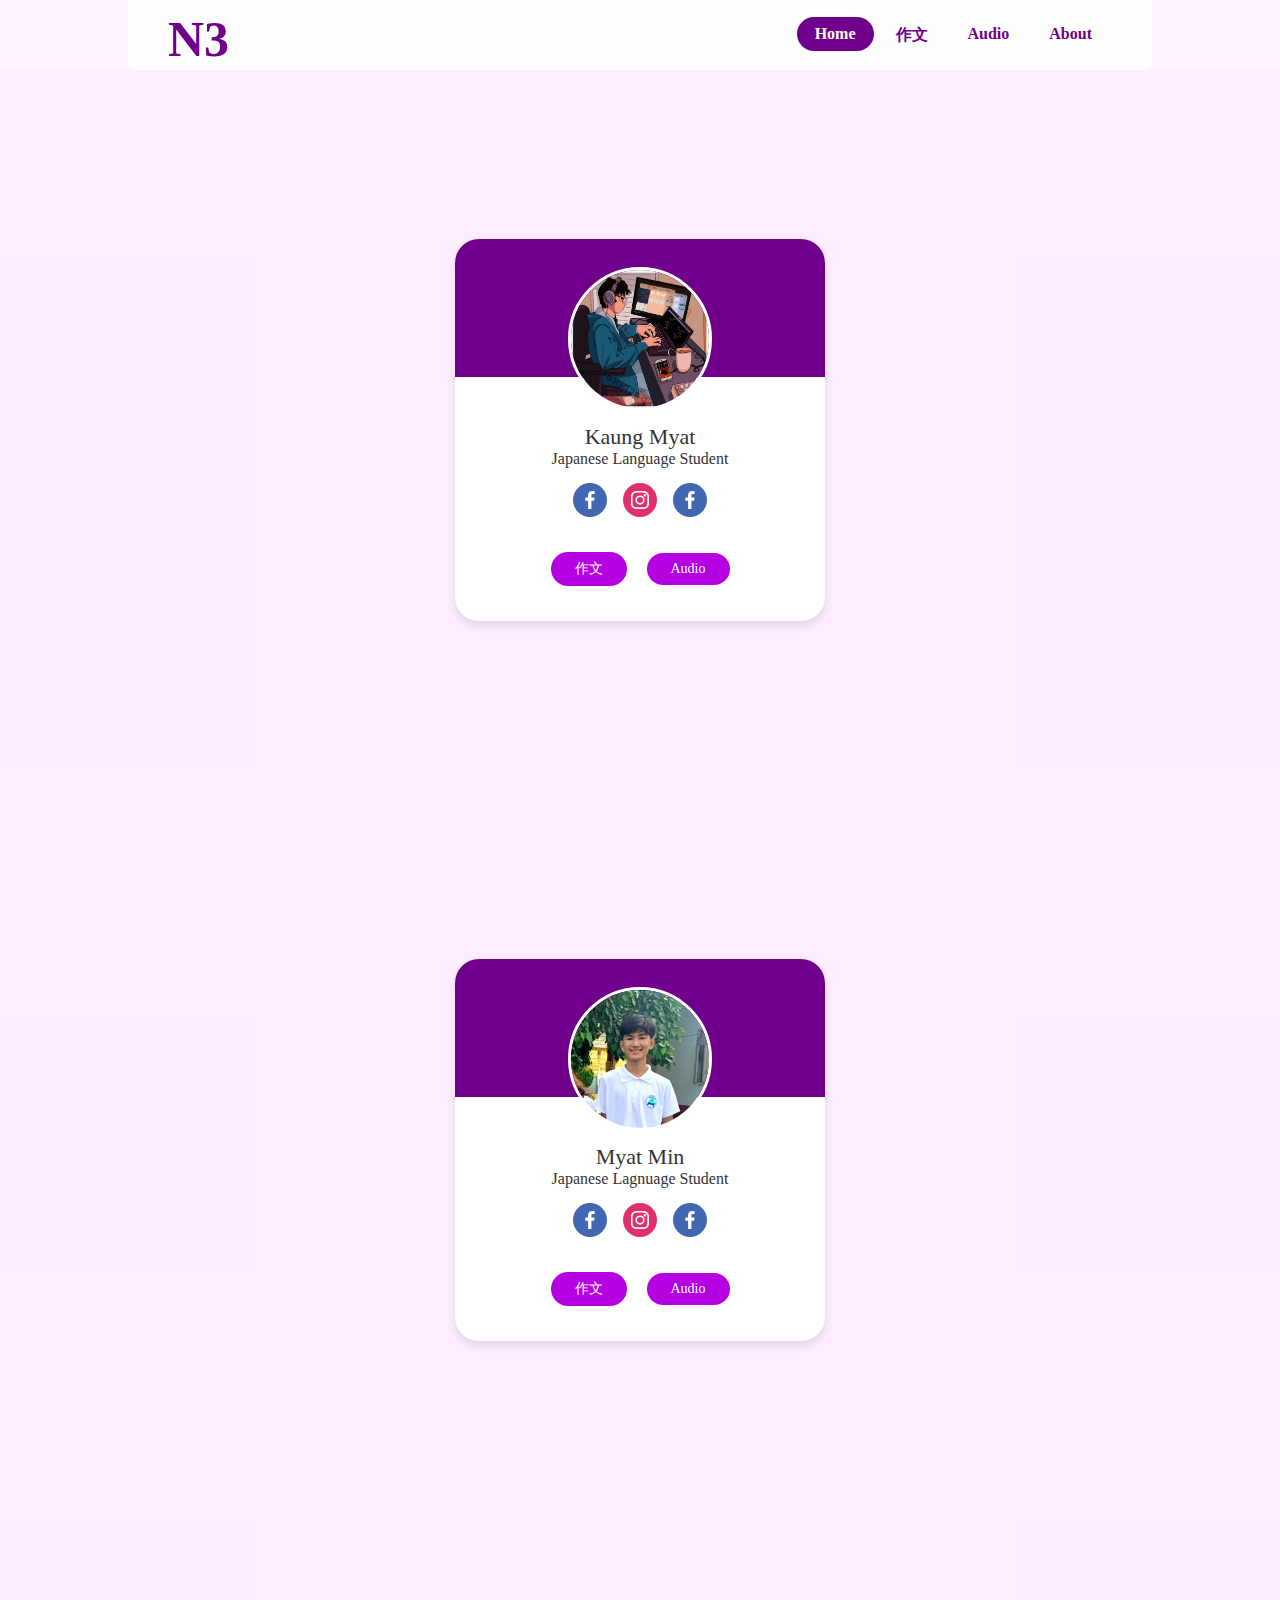
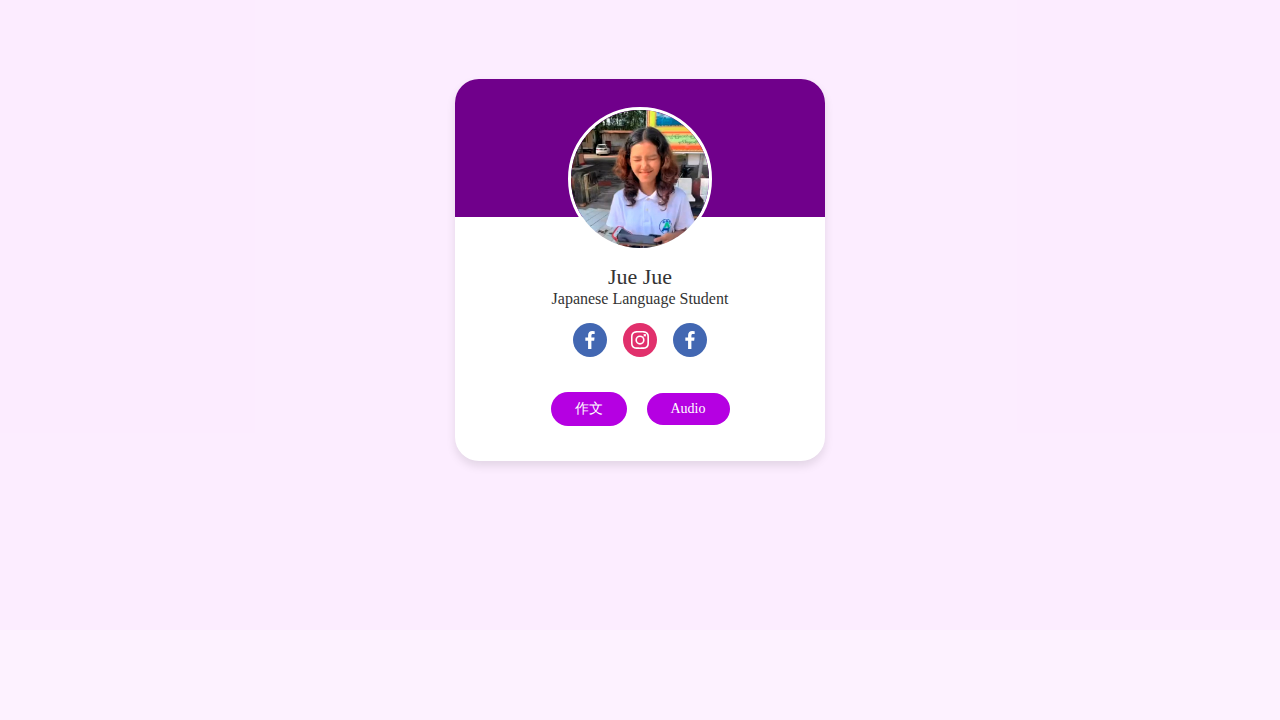
<file: index.html>
<!DOCTYPE html>
<html lang="en">
  <head>
    <meta charset="UTF-8">
    <meta name="viewport" content="width=device-width, initial-scale=1.0">
    <link rel="stylesheet" href="style.css">
    <link rel="stylesheet" href="style2.css">
    <title>N3class beta</title>
  </head>
  <body>
    <header>
      <div class="logo">
        <a class="Aa">N3</a>
      </div>
      <input type="checkbox" id="nav_check" hidden>
      <nav>
        <div class="logo">
          <a class="Aa">N3</a>
        </div>
        <ul>
          <li>
            <a href="index.html" class="active">Home</a>
          </li>
          <li>
            <a href="sakubons.html">作文</a>
          </li>
          <li>
            <a href="#">Audio</a>
          </li>
          <li>
            <a href="about.html">About</a>
          </li>
        </ul>
      </nav>
      <label for="nav_check" class="hamburger">
        <div></div>
        <div></div>
        <div></div>
      </label>
    </header>
    <div class="cardbody">
     <div class="profile-card">
       <div class="image">
         <img src="akm.jpg" alt="" class="profile-img">
      </div>

      <div class="text-data">
        <span class="name">Kaung Myat</span>
        <apan chass="job">Japanese Language Student</apan>
      </div>

      <div class="media-buttons">
        <a href="https://www.facebook.com/SaSuGaJapaneseLanguageSchool" style="background:#4267b2;" class="link">
          <img src="facebook-logo-24.png">
        </a>

        <a href="#" style="background: #e1306c" class="link">
          <img src="instagram-logo-24.png">
        </a>

        <a href="https://www.facebook.com/profile.php?id=100052883760406" style="background:#4267b2;" class="link">
          <img src="facebook-logo-24.png">
        </a>
        
      </div>

      <div class="buttons">
       <button class="button"><a href="sakubon1.html" style="color:white;">作文</a></button>
        <button class="button"><a href="audio1.html" style="color:white;">Audio</a></button>
      </div>
     </div>
    </div>



    <div class="cardbody">
      <div class="profile-card">
        <div class="image">
          <img src="myatmin.jpg" alt="" class="profile-img">
       </div>
 
       <div class="text-data">
         <span class="name">Myat Min</span>
         <apan chass="job">Japanese Lagnuage Student</apan>
       </div>
 
       <div class="media-buttons">
         <a href="https://www.facebook.com/SaSuGaJapaneseLanguageSchool" style="background:#4267b2;" class="link">
           <img src="facebook-logo-24.png">
         </a>
 
         <a href="#" style="background: #e1306c" class="link">
           <img src="instagram-logo-24.png">
         </a>
 
         <a href="https://www.facebook.com/profile.php?id=100080471874481" style="background:#4267b2;" class="link">
           <img src="facebook-logo-24.png">
         </a>
         
       </div>
 
       <div class="buttons">
        <button class="button"><a href="sakubon2.html" style="color:white;">作文</a></button>
        <button class="button"><a href="audio2.html" style="color:white;">Audio</a></button>
       </div>
      </div>
     </div>



     <div class="cardbody">
      <div class="profile-card">
        <div class="image">
          <img src="juejue.jpg" alt="" class="profile-img">
       </div>
 
       <div class="text-data">
         <span class="name">Jue Jue</span>
         <apan chass="job">Japanese Language Student</apan>
       </div>
 
       <div class="media-buttons">
         <a href="https://www.facebook.com/SaSuGaJapaneseLanguageSchool" style="background:#4267b2;" class="link">
           <img src="facebook-logo-24.png">
         </a>
 
         <a href="#" style="background: #e1306c" class="link">
           <img src="instagram-logo-24.png">
         </a>
 
         <a href="https://www.facebook.com/jue.j.san.9615" style="background:#4267b2;" class="link">
           <img src="facebook-logo-24.png">
         </a>
         
       </div>
 
       <div class="buttons">
        <button class="button"><a href="sakubon3.html" style="color:white;">作文</a></button>
        <button class="button"><a href="audio3.html" style="color:white;">Audio</a></button>
       </div>
      </div>
     </div>

     <br><br><br><br><br>
    
  </body>
</html>
</file>
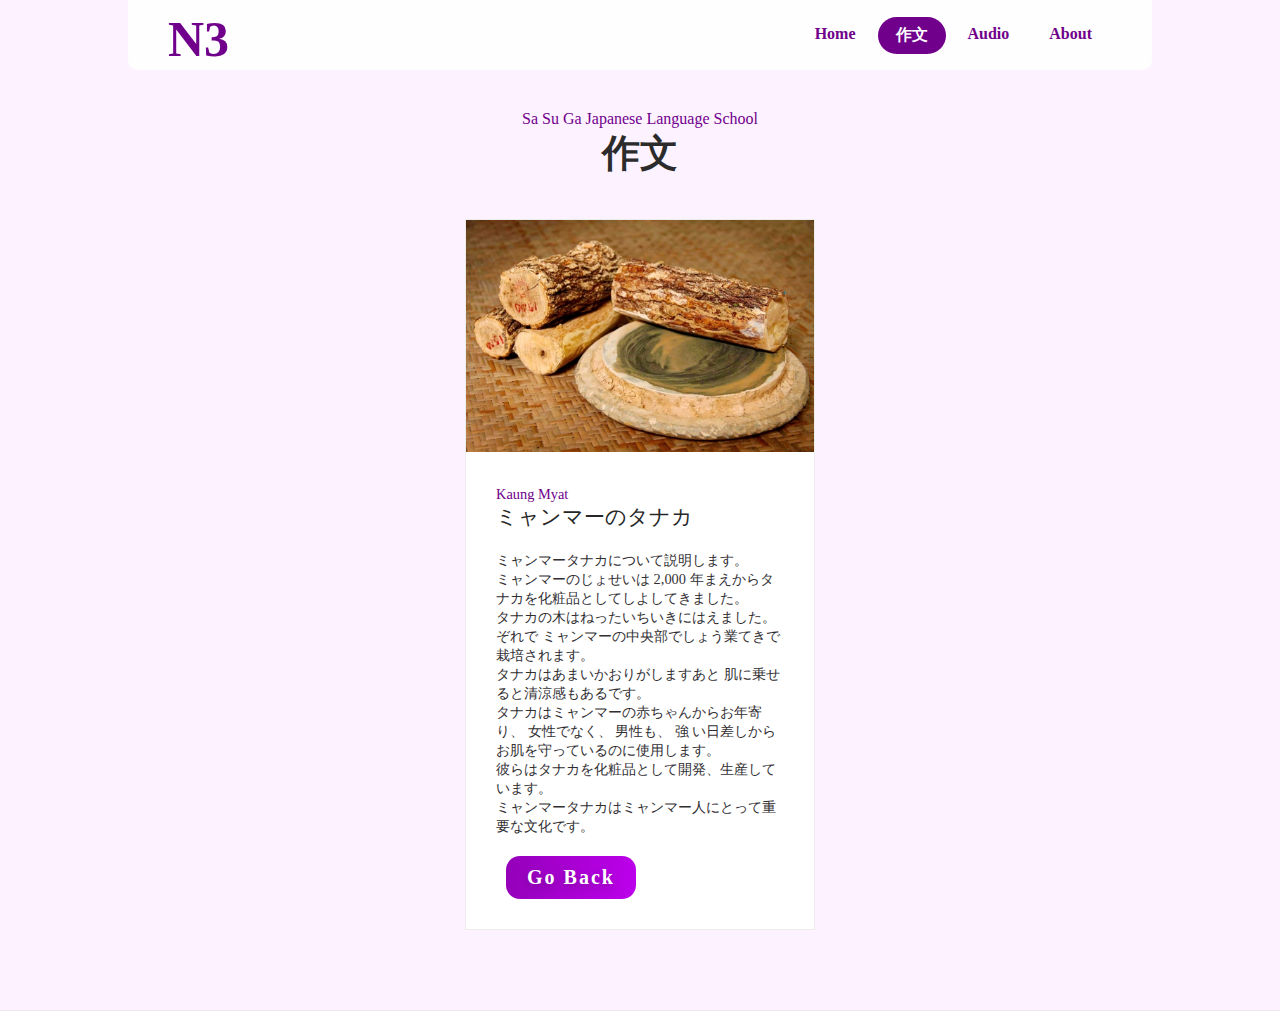
<file: sakubon1.html>
<!DOCTYPE html>
<html lang="en">
  <head>
    <meta charset="UTF-8">
    <meta name="viewport" content="width=device-width, initial-scale=1.0">
    <link rel="stylesheet" href="style.css">
    <link rel="stylesheet" href="style4.css">
    <title>N3class beta</title>
  </head>
  <body>
    <header>
      <div class="logo">
        <a class="Aa">N3</a>
      </div>
      <input type="checkbox" id="nav_check" hidden>
      <nav>
        <div class="logo">
          <a class="Aa">N3</a>
        </div>
        <ul>
          <li>
            <a href="index.html" >Home</a>
          </li>
          <li>
            <a href="sakubons.html" class="active">作文</a>
          </li>
          <li>
            <a href="#">Audio</a>
          </li>
          <li>
            <a href="about.html">About</a>
          </li>
        </ul>
      </nav>
      <label for="nav_check" class="hamburger">
        <div></div>
        <div></div>
        <div></div>
      </label>
    </header>
    
    <div class="blogbody">
     <section id="blog">
       <div class="blog-heading">
         <span>Sa Su Ga Japanese Language School</span>
         <h3> 作文</h3>
       </div>

       <div class="blog-container">

        <div class="blog-box">
          <div class="blog-img">
            <img src="ff.jpg" alt="Blog">
          </div>

          <div class="blog-text">
            <span>Kaung Myat</span>
            <a href="#" class="blog-title">ミャンマーのタナカ</a>
            <p>
              ミャンマータナカについて説明します。<br>

       ミャンマーのじょせいは 2,000 年まえからタナカを化粧品としてしよしてきました。<br>

       タナカの木はねったいちいきにはえました。<br>

       ぞれで ミャンマーの中央部でしょう業てきで栽培されます。<br>

       タナカはあまいかおりがしますあと 肌に乗せると清涼感もあるです。<br>

       タナカはミャンマーの赤ちゃんからお年寄り、 女性でなく、 男性も、 強 い日差しからお肌を守っているのに使用します。<br>

       彼らはタナカを化粧品として開発、生産しています。<br>

       ミャンマータナカはミャンマー人にとって重要な文化です。<br>
            </p>
            <a href="sakubons.html" class="btt" style="color:white;">Go Back</a>
            
          </div>
        </div>
       </div>


     </section>

    </div>
    
  </body>
</html>
</file>
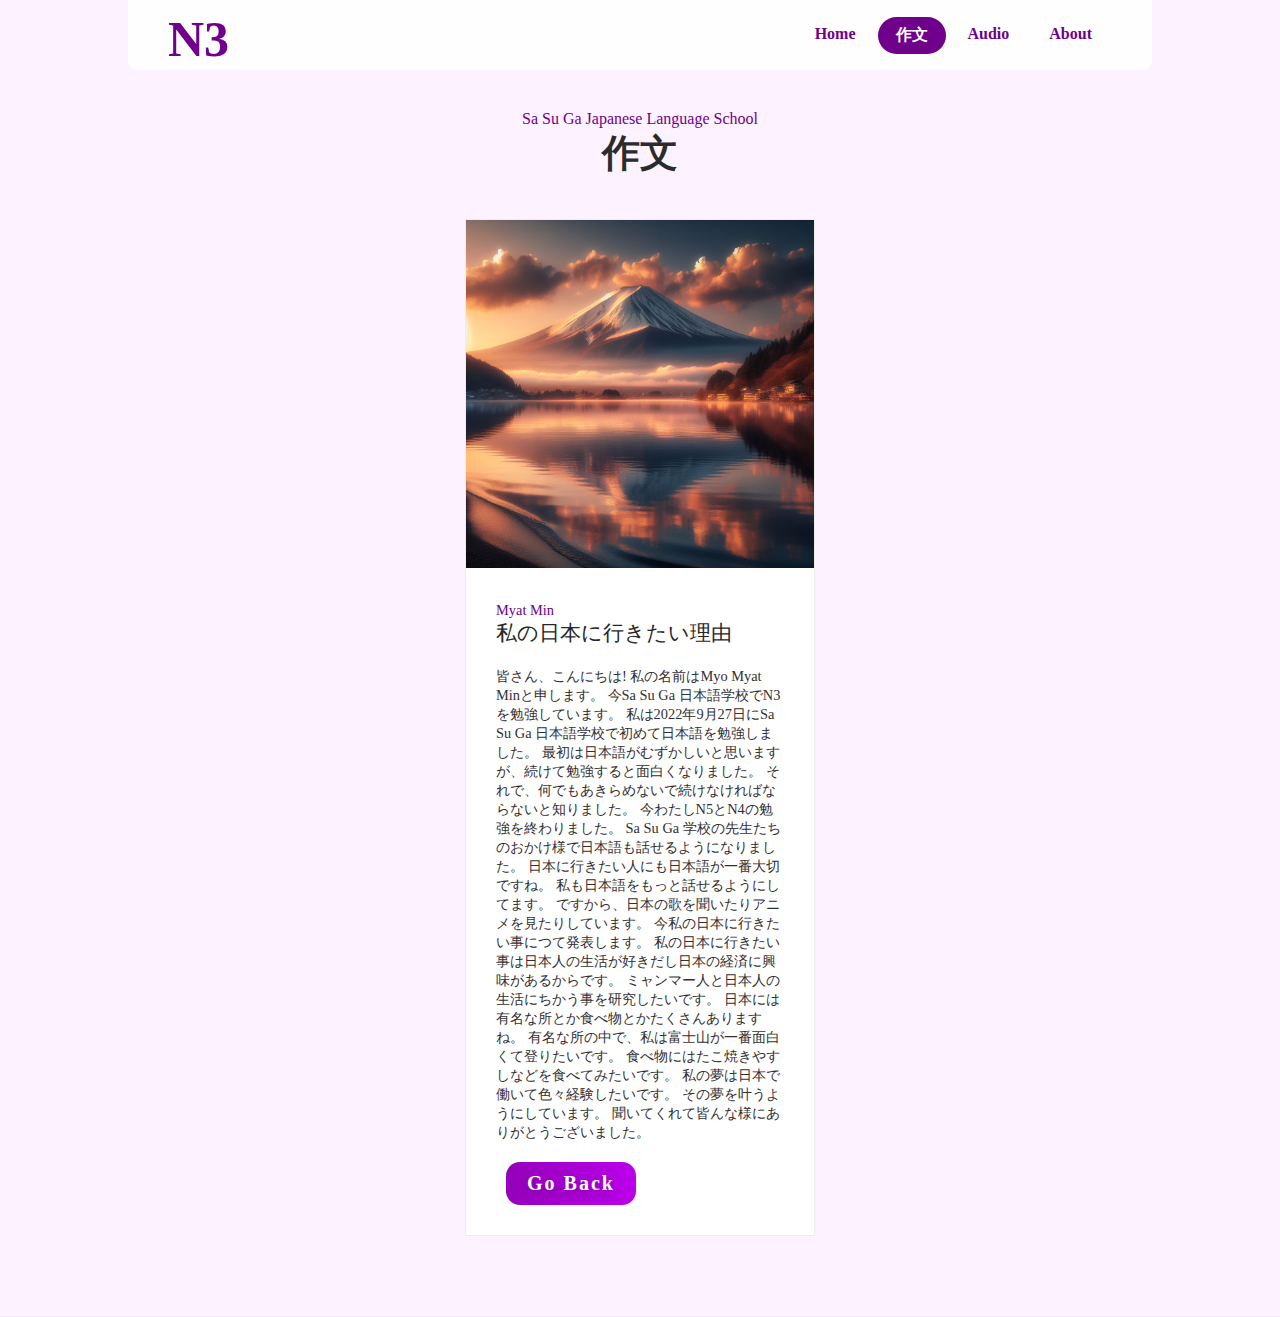
<file: sakubon2.html>
<!DOCTYPE html>
<html lang="en">
  <head>
    <meta charset="UTF-8">
    <meta name="viewport" content="width=device-width, initial-scale=1.0">
    <link rel="stylesheet" href="style.css">
    <link rel="stylesheet" href="style4.css">
    <title>N3class beta</title>
  </head>
  <body>
    <header>
      <div class="logo">
        <a class="Aa">N3</a>
      </div>
      <input type="checkbox" id="nav_check" hidden>
      <nav>
        <div class="logo">
          <a class="Aa">N3</a>
        </div>
        <ul>
          <li>
            <a href="index.html" >Home</a>
          </li>
          <li>
            <a href="sakubons.html" class="active">作文</a>
          </li>
          <li>
            <a href="#">Audio</a>
          </li>
          <li>
            <a href="about.html">About</a>
          </li>
        </ul>
      </nav>
      <label for="nav_check" class="hamburger">
        <div></div>
        <div></div>
        <div></div>
      </label>
    </header>
    
    <div class="blogbody">
     <section id="blog">
       <div class="blog-heading">
         <span>Sa Su Ga Japanese Language School</span>
         <h3> 作文</h3>
       </div>

       <div class="blog-container">

        <div class="blog-box">
          <div class="blog-img">
            <img src="fuji.jfif" alt="Blog">
          </div>

          <div class="blog-text">
            <span>Myat Min</span>
            <a href="#" class="blog-title">私の日本に行きたい理由</a>
            <p>
              皆さん、こんにちは!
私の名前はMyo Myat Minと申します。
今Sa Su Ga 日本語学校でN3を勉強しています。
私は2022年9月27日にSa Su Ga 日本語学校で初めて日本語を勉強しました。
最初は日本語がむずかしいと思いますが、続けて勉強すると面白くなりました。
それで、何でもあきらめないで続けなければならないと知りました。
今わたしN5とN4の勉強を終わりました。
Sa Su Ga 学校の先生たちのおかけ様で日本語も話せるようになりました。
日本に行きたい人にも日本語が一番大切ですね。
私も日本語をもっと話せるようにしてます。
ですから、日本の歌を聞いたりアニメを見たりしています。
今私の日本に行きたい事につて発表します。
私の日本に行きたい事は日本人の生活が好きだし日本の経済に興味があるからです。
ミャンマー人と日本人の生活にちかう事を研究したいです。
日本には有名な所とか食べ物とかたくさんありますね。
有名な所の中で、私は富士山が一番面白くて登りたいです。
食べ物にはたこ焼きやすしなどを食べてみたいです。
私の夢は日本で働いて色々経験したいです。
その夢を叶うようにしています。
聞いてくれて皆んな様にありがとうございました。
            </p>
            <a href="sakubons.html" class="btt" style="color:white;" >Go Back</a>
            
          </div>
        </div>
       </div>


     </section>

    </div>
    
  </body>
</html>
</file>
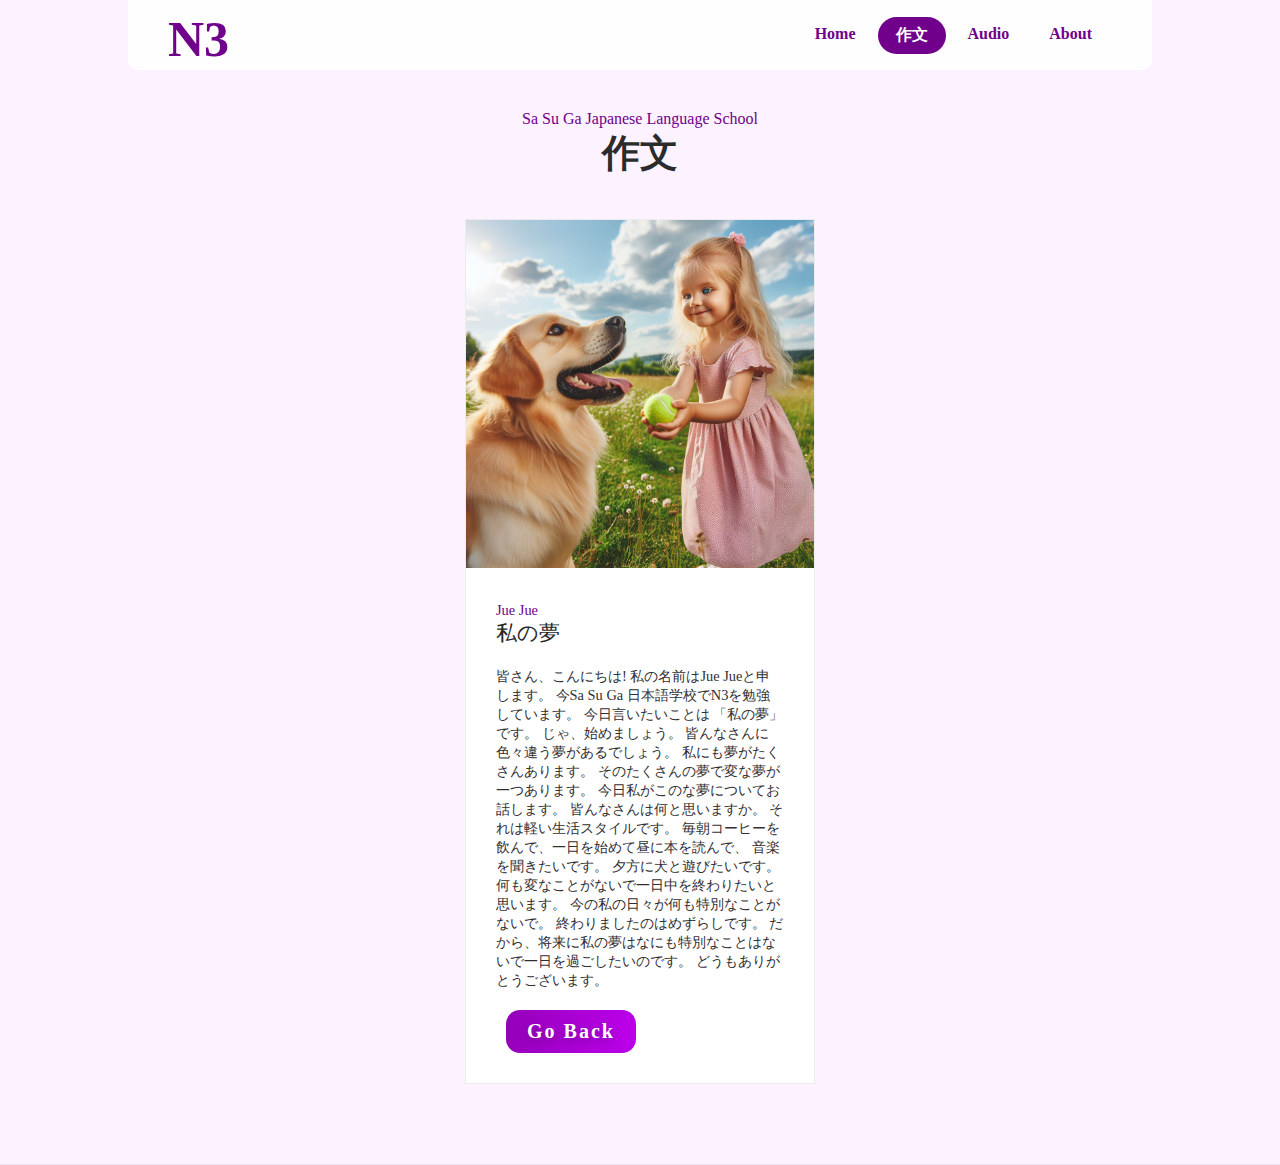
<file: sakubon3.html>
<!DOCTYPE html>
<html lang="en">
  <head>
    <meta charset="UTF-8">
    <meta name="viewport" content="width=device-width, initial-scale=1.0">
    <link rel="stylesheet" href="style.css">
    <link rel="stylesheet" href="style4.css">
    <title>N3class beta</title>
  </head>
  <body>
    <header>
      <div class="logo">
        <a class="Aa">N3</a>
      </div>
      <input type="checkbox" id="nav_check" hidden>
      <nav>
        <div class="logo">
          <a class="Aa">N3</a>
        </div>
        <ul>
          <li>
            <a href="index.html" >Home</a>
          </li>
          <li>
            <a href="sakubons.html" class="active">作文</a>
          </li>
          <li>
            <a href="#">Audio</a>
          </li>
          <li>
            <a href="about.html">About</a>
          </li>
        </ul>
      </nav>
      <label for="nav_check" class="hamburger">
        <div></div>
        <div></div>
        <div></div>
      </label>
    </header>
    
    <div class="blogbody">
     <section id="blog">
       <div class="blog-heading">
        <span>Sa Su Ga Japanese Language School</span>
        <h3> 作文</h3>
       </div>

       <div class="blog-container">

        <div class="blog-box">
          <div class="blog-img">
            <img src="playdog.jfif" alt="Blog">
          </div>

          <div class="blog-text">
            <span>Jue Jue</span>
            <a href="#" class="blog-title">私の夢</a>
            <p>
              皆さん、こんにちは!
私の名前はJue Jueと申します。
今Sa Su Ga 日本語学校でN3を勉強しています。
今日言いたいことは 「私の夢」です。
じゃ、始めましょう。
皆んなさんに色々違う夢があるでしょう。
私にも夢がたくさんあります。
そのたくさんの夢で変な夢が一つあります。
今日私がこのな夢についてお話します。
皆んなさんは何と思いますか。
それは軽い生活スタイルです。
毎朝コーヒーを飲んで、一日を始めて昼に本を読んで、 音楽を聞きたいです。
夕方に犬と遊びたいです。
何も変なことがないで一日中を終わりたいと思います。
今の私の日々が何も特別なことがないで。
終わりましたのはめずらしです。
だから、将来に私の夢はなにも特別なことはないで一日を過ごしたいのです。
どうもありがとうございます。
            </p>
            <a href="sakubons.html" class="btt" style="color:white;" >Go Back</a>
            
          </div>
        </div>
       </div>


     </section>

    </div>
    
  </body>
</html>
</file>
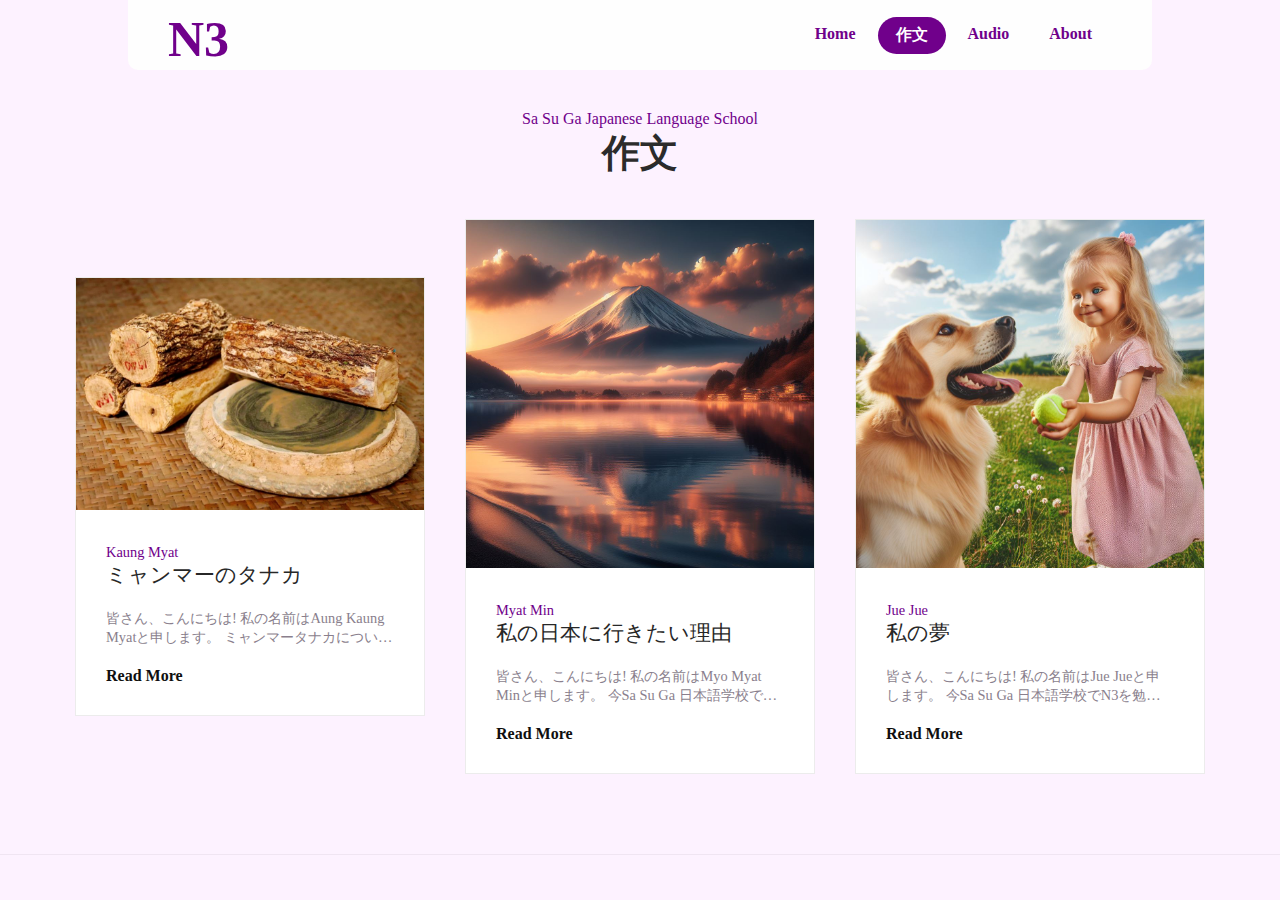
<file: sakubons.html>
<!DOCTYPE html>
<html lang="en">
  <head>
    <meta charset="UTF-8">
    <meta name="viewport" content="width=device-width, initial-scale=1.0
    maximun-scale=1.0, user-scalable=no">
    <link rel="stylesheet" href="style.css">
    <link rel="stylesheet" href="style3.css">
    <title>N3class beta</title>
  </head>
  <body>
    <header>
      <div class="logo">
        <a class="Aa">N3</a>
      </div>
      <input type="checkbox" id="nav_check" hidden>
      <nav>
        <div class="logo">
          <a class="Aa">N3</a>
        </div>
        <ul>
          <li>
            <a href="index.html" >Home</a>
          </li>
          <li>
            <a href="#" class="active">作文</a>
          </li>
          <li>
            <a href="#">Audio</a>
          </li>
          <li>
            <a href="about.html">About</a>
          </li>
        </ul>
      </nav>
      <label for="nav_check" class="hamburger">
        <div></div>
        <div></div>
        <div></div>
      </label>
    </header>
    
    <div class="blogbody">
     <section id="blog">
       <div class="blog-heading">
         <span>Sa Su Ga Japanese Language School</span>
         <h3> 作文</h3>
       </div>

       <div class="blog-container">

        <div class="blog-box">
          <div class="blog-img">
            <img src="ff.jpg" alt="Blog">
          </div>

          <div class="blog-text">
            <span>Kaung Myat</span>
            <a href="#" class="blog-title">ミャンマーのタナカ</a>
            <p>
              皆さん、こんにちは!

              私の名前はAung Kaung Myatと申します。

              ミャンマータナカについて説明します。

       ミャンマーのじょせいは 2,000 年まえからタナカを化粧品としてしよしてきました。

       タナカの木はねったいちいきにはえました。

       ぞれで ミャンマーの中央部でしょう業てきで栽培されます。

       タナカはあまいかおりがしますあと 肌に乗せると清涼感もあるです。

       タナカはミャンマーの赤ちゃんからお年寄り、 女性でなく、 男性も、 強 い日差しからお肌を守っているのに使用します。

       彼らはタナカを化粧品として開発、生産しています。

       ミャンマータナカはミャンマー人にとって重要な文化です。
            </p>
            <a href="sakubon1.html">Read More</a>
          </div>
        </div>


        <div class="blog-box">
          <div class="blog-img">
            <img src="fuji.jfif" alt="Blog">
          </div>

          <div class="blog-text">
            <span>Myat Min</span>
            <a href="#" class="blog-title">私の日本に行きたい理由</a>
            <p>
              皆さん、こんにちは!
私の名前はMyo Myat Minと申します。
今Sa Su Ga 日本語学校でN3を勉強しています。
私は2022年9月27日にSa Su Ga 日本語学校で初めて日本語を勉強しました。
最初は日本語がむずかしいと思いますが、続けて勉強すると面白くなりました。
それで、何でもあきらめないで続けなければならないと知りました。
今わたしN5とN4の勉強を終わりました。
Sa Su Ga 学校の先生たちのおかけ様で日本語も話せるようになりました。
日本に行きたい人にも日本語が一番大切ですね。
私も日本語をもっと話せるようにしてます。
ですから、日本の歌を聞いたりアニメを見たりしています。
今私の日本に行きたい事につて発表します。
私の日本に行きたい事は日本人の生活が好きだし日本の経済に興味があるからです。
ミャンマー人と日本人の生活にちかう事を研究したいです。
日本には有名な所とか食べ物とかたくさんありますね。
有名な所の中で、私は富士山が一番面白くて登りたいです。
食べ物にはたこ焼きやすしなどを食べてみたいです。
私の夢は日本で働いて色々経験したいです。
その夢を叶うようにしています。
聞いてくれて皆んな様にありがとうございました。
            </p>
            <a href="sakubon2.html">Read More</a>
          </div>
        </div>


        <div class="blog-box">
          <div class="blog-img">
            <img src="playdog.jfif" alt="Blog">
          </div>

          <div class="blog-text">
            <span>Jue Jue</span>
            <a href="#" class="blog-title">私の夢</a>
            <p>
              皆さん、こんにちは!
私の名前はJue Jueと申します。
今Sa Su Ga 日本語学校でN3を勉強しています。
今日言いたいことは 「私の夢」です。
じゃ、始めましょう。
皆んなさんに色々違う夢があるでしょう。
私にも夢がたくさんあります。
そのたくさんの夢で変な夢が一つあります。
今日私がこのな夢についてお話します。
皆んなさんは何と思いますか。
それは軽い生活スタイルです。
毎朝コーヒーを飲んで、一日を始めて昼に本を読んで、 音楽を聞きたいです。
夕方に犬と遊びたいです。
何も変なことがないで一日中を終わりたいと思います。
今の私の日々が何も特別なことがないで。
終わりましたのはめずらしです。
だから、将来に私の夢はなにも特別なことはないで一日を過ごしたいのです。
どうもありがとうございます。
            </p>
            <a href="sakubon3.html">Read More</a>
          </div>
        </div>

        
        


       </div>


     </section>

    </div>
    
  </body>
</html>
</file>
<file: style.css>
*{
  padding: 0;
  margin: 0;
  box-sizing: border-box;
  list-style: none;
  text-decoration: none;
  font-family: 'Poppins';
}

body {
  background: rgba(251, 233, 255, 0.603);
}

.Aa {
  font-weight: bold;
  font-size: 50px;
  font-family:Cambria, Cochin, Georgia, Times, 'Times New Roman', serif;
  color: rgb(112, 0, 139);
}

header {
  width: 80%;
  height: 70px;
  background: #fefefe;
  display: flex;
  align-items: center;
  justify-content: space-between;
  padding: 0 40px;
  border-radius: 0 0 10px 10px;
  margin: 0 auto;
}

.logo {
  width: 120px;
  margin-top: 8px;
}

nav .logo{
  display:none;
}

nav ul{
  display: flex;
}

nav ul li a{
  color: rgb(112, 0, 139);
  display: block;
  margin: 0 2px;
  font-weight: 600;
  padding: 8px 18px;
  transition: 0.2s;
  border-radius: 30px;
}

nav ul li a:hover {
  background: rgb(244, 200, 255);
}

nav ul li a.active {
  background:rgb(112, 0, 139);
  color: rgb(255, 255, 255);
}

.hamburger {
  display: none;
  height: fit-content;
  cursor: pointer;
  padding: 3px 8px;
  border-radius: 5px;
  transition: 0.2s;
}

.hamburger:hover {
   background:rgb(247, 216, 255);
}

.hamburger div{
  width: 30px;
  height: 3px;
  margin: 6px 0;
  background: rgb(112, 0, 139);
}

@media only screen and ( max-width: 1100px) {
  header {
    width: 90%;
    padding: 0 20px;
  }

  .Aa {
    font-weight: bold;
    font-size: 50px;
    font-family:Cambria, Cochin, Georgia, Times, 'Times New Roman', serif;
    color: rgb(112, 0, 139);
  }

  nav {
    position: absolute;
    left: -300px;
    top: 0;
    z-index: 999;
    width: 280px;
    height: 100vh;
    background-color: #fefefe;
    transition: 0.2s;
    box-shadow: 2px 0 20px 0 rgba(0,0,0,0.05);
  }

  #nav_check:checked ~ nav {
    left: 0;
  }
  nav .logo{
    display: block;
    height: 70px;
    display: flex;
    align-items: center;
    margin-left: 30px;
  }
  nav ul li a {
    margin-bottom: 5px;
    padding: 10px 15px;
    border-radius: 5px;
  }
  nav ul {
    display: block;
    padding: 0 20px;
    margin-top: 30px;
  }
  .hamburger {
    display: block;
  }

}
</file>
<file: style2.css>
.cardbody{
  height: 80vh;
  display: flex;
  
  align-items: center;
  justify-content: center;
  background-color: rgba(251, 233, 255, 0.603);
  
}

.image {
  position: relative;
  height: 150px;
  width: 150px;
  border-radius: 50%;
  border-color: rgb(112, 0, 139);
  padding: 3px;
  margin-bottom:10px;
}

.image .profile-img{
  height: 100%;
  width: 100%;
  object-fit: cover;
  border-radius: 50%;
  border: 3px solid white;
  
}

.profile-card {
  display: flex;
  flex-direction: column;
  align-items: center;
  max-width: 370px;
  width: 100%;
  background: #fff;
  border-radius: 24px;
  padding: 25px;
  box-shadow: 0 5px 10px rgba(0, 0, 0, 0.1);
  position: relative;
  
}

.profile-card::before{
  content: '';
  position: absolute;
  top:0;
  left: 0;
  height: 36%;
  width: 100%;
  border-radius: 24px 24px 0 0;
  background-color: rgb(112, 0, 139);

}

.profile-card .text-data{
  display: flex;
  flex-direction: column;
  align-items: center;
  color: #333;
}

.text-data .name{
  font-size: 22px;
  font-weight: 500;
}

text-data .job{
  font-size: 15px;
  font-weight: 400;
}

.profile-card .media-buttons {
  display: flex;
  align-items: center;
  margin-top: 15px;
}

.media-buttons .link {
  display: flex;
  align-items: center;
  justify-content: center;
  color: #fff;
  font-size: 18px;
  height: 34px;
  width: 34px;
  border-radius: 50%;
  margin: 0 8px;
  background-color: rgb(181, 0, 226);
  text-decoration: none;
}

.profile-card .buttons {
  display: flex;
  align-items: center;
  margin-top: 25px;
}

.buttons .button{
  color: #fff;
  font-size: 14px;
  font-weight:400;
  border: none;
  border-radius: 24px;
  margin: 10px 10px;
  padding: 8px 24px;
  background-color:   rgb(181, 0, 226);
  cursor: pointer;
  transition: all 0.3s ease;
}

.buttons .button:hover{
  background-color: rgb(204, 0, 255);
}

@media only screen and ( max-width: 1100px){
  .cardbody{
    height: 50vh;
    display: flex;
    margin-top: 100px;
    align-items: center;
    justify-content: center;
    background-color: rgba(251, 233, 255, 0.603);
  
    
  }
}
</file>
<file: style4.css>
a{
  text-decoration: none;

}

ul{
  list-style: none;
}

.blogbody{
  margin: 0px;
  padding: 0px;
  font-family: poppins;

}


#blog{
  display: flex;
  justify-content: center;
  align-items: center;
  flex-direction: column;
  padding: 40px;
  border-bottom: 1px solid rgba(0,0,0,0.05);
}

.blog-heading{
  display: flex;
  justify-content: center;
  align-items: center;
  flex-direction: column;
}

.blog-heading span{
  color: rgb(112, 0, 139);

}

.blog-heading h3{
  font-size: 2.4rem;
  color: #2b2b2b;
  font-weight: 600;
}

.blog-container{
  display: flex;
  justify-content: center;
  align-items: center;
  margin: 20px 0px;
  flex-wrap: wrap;
}

.blog-box{
  width: 350px;
  background-color: #fff;
  border:1px solid #ececec;
  margin: 20px;
  
}

.blog-img{
  width: 100%;
  height: auto;
}

.blog-img img{
  width: 100%;
  height: 100%;
  object-fit: cover;
  object-position: center;
}

.blog-text{
  padding: 30px;
  display: flex;
  flex-direction: column;
}

.blog-text span{
  color: rgb(112, 0, 139);
  font-size: 0.9rem;
}

.blog-text .blog-title{
  font-size: 1.3rem;
  font-weight: 500;
  color: #272727;
}

.blog-text .blog-title:hover{
  color: rgb(151, 0, 189);
  transition: all ease 0.3s;
}

.blog-text p{
  color: #322f33;
  font-size: 0.9rem;
  display: -webkit-box;
  -webkit-line-clamp: 30;
  -webkit-box-orient: vertical;
  overflow: hidden;
  margin: 20px 0px;
}

.blog-text a{
  color: #0f0f0f;
  font-size: 20px;
  font-weight:bold;
}


.btt {
  letter-spacing: 2px;
  border-style: none;
  width: 130px;
  background-image: linear-gradient(92.88deg,
  rgb(148, 0, 185), rgb(169, 0, 211), rgb(188, 0, 235));
  color:white;
  text-align: center;
  margin-left: 10px;
  border-radius: 14px;
  box-sizing: border-box;
  cursor:pointer;
  flex-shrink: 0;
  text-shadow: rgb(0,0,0,0.25) 0 3px 8px;
  transition: all.5s;
  user-select: none;
  touch-action: manipulation;
  padding: 10px;
  
  
  
}

@media(max-width:1250px){
  .blog-box{
    width: 300px;
  }
}

@media(max-width:1100px){
  .blog-box{
    width:70%;

  }
}

@media(max-width:550px){
  .blog-box{
    margin: 20px 10px;
    width: 100%;
  }
  #blog{
    padding: 20px;
  }
}
</file>
<file: style3.css>
a{
  text-decoration: none;

}

ul{
  list-style: none;
}

.blogbody{
  margin: 0px;
  padding: 0px;
  font-family: poppins;

}


#blog{
  display: flex;
  justify-content: center;
  align-items: center;
  flex-direction: column;
  padding: 40px;
  border-bottom: 1px solid rgba(0,0,0,0.05);
}

.blog-heading{
  display: flex;
  justify-content: center;
  align-items: center;
  flex-direction: column;
}

.blog-heading span{
  color: rgb(112, 0, 139);

}

.blog-heading h3{
  font-size: 2.4rem;
  color: #2b2b2b;
  font-weight: 600;
}

.blog-container{
  display: flex;
  justify-content: center;
  align-items: center;
  margin: 20px 0px;
  flex-wrap: wrap;
}

.blog-box{
  width: 350px;
  background-color: #fff;
  border:1px solid #ececec;
  margin: 20px;
  
}

.blog-img{
  width: 100%;
  height: auto;
}

.blog-img img{
  width: 100%;
  height: 100%;
  object-fit: cover;
  object-position: center;
}

.blog-text{
  padding: 30px;
  display: flex;
  flex-direction: column;
}

.blog-text span{
  color: rgb(112, 0, 139);
  font-size: 0.9rem;
}

.blog-text .blog-title{
  font-size: 1.3rem;
  font-weight: 500;
  color: #272727;
}

.blog-text .blog-title:hover{
  color: rgb(139, 0, 120);
  transition: all ease 0.3s;
}

.blog-text p{
  color: #8a7f8d;
  font-size: 0.9rem;
  display: -webkit-box;
  -webkit-line-clamp: 2;
  -webkit-box-orient: vertical;
  overflow: hidden;
  margin: 20px 0px;
}

.blog-text a{
  color: #0f0f0f;
  font-weight: bold;
}

.blog-text a:hover{
  color: rgb(151, 0, 189);
  transition: all ease 0.3s;
}

@media(max-width:1250px){
  .blog-box{
    width: 300px;
  }
}

@media(max-width:1100px){
  .blog-box{
    width:70%;

  }
}

@media(max-width:550px){
  .blog-box{
    margin: 20px 10px;
    width: 100%;
  }
  #blog{
    padding: 20px;
  }
}
</file>
